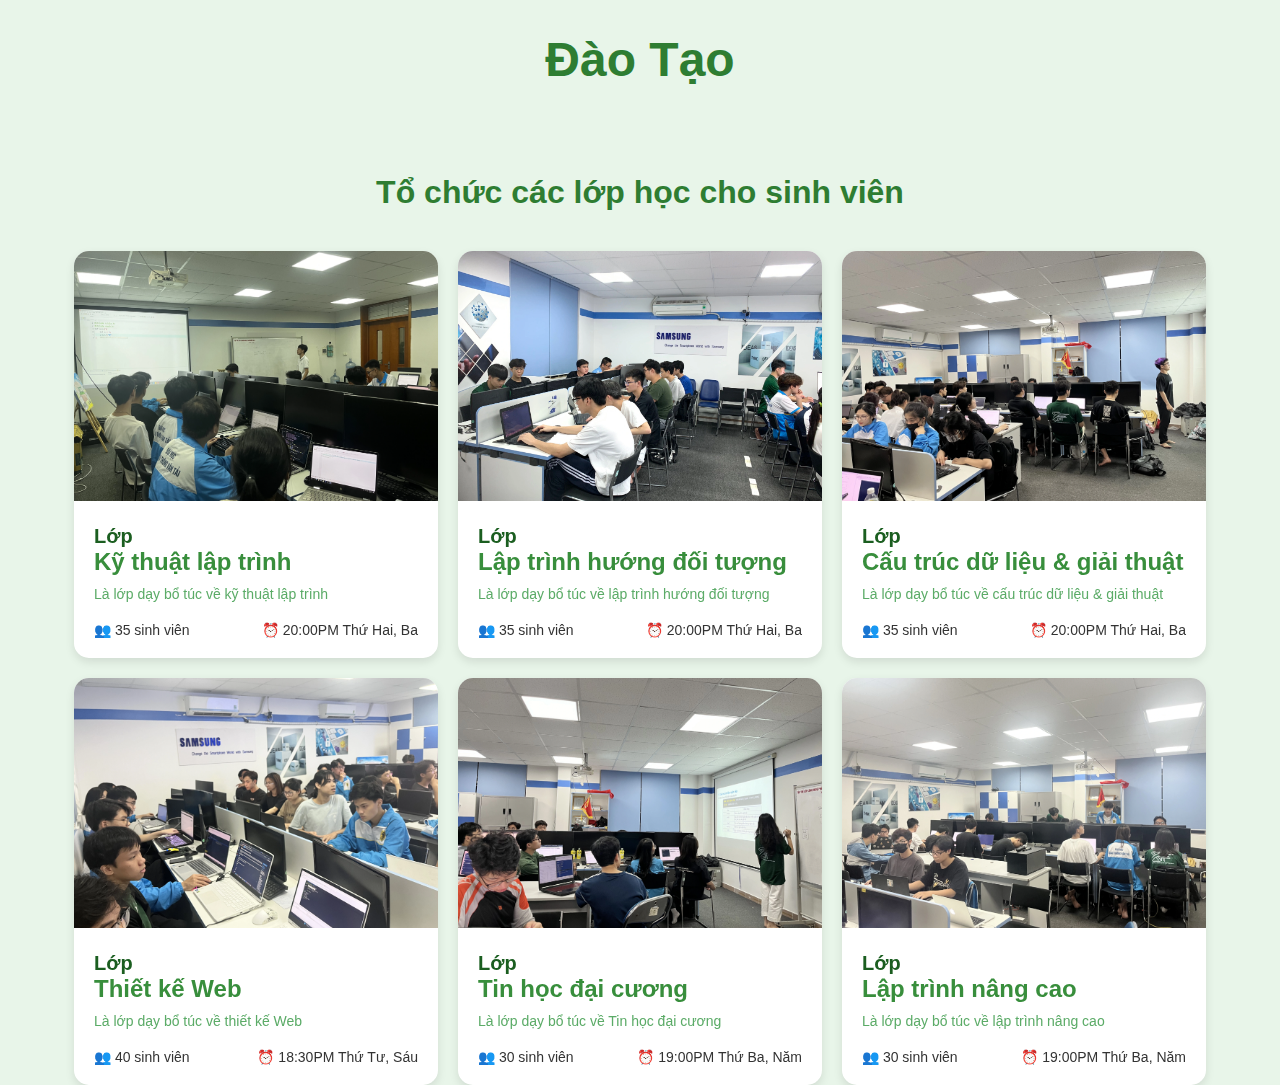
<file: sfit-v2/index.html>
<!DOCTYPE html>
<html lang="en">
<head>
    <meta charset="UTF-8">
    <meta name="viewport" content="width=device-width, initial-scale=1.0">
    <title>SFIT</title>
    <link rel="stylesheet" href="./css/tranning.css">
</head>
<body>
    <!-- Bắt đầu mở đầu -->
    <!-- Kết thúc mở đầu -->

    <!-- Giới thiệu -->
    <!-- Kết thúc giới thiệu -->

    <!-- Các hoạt động tham gia -->
    <!-- Kết thúc các hoạt động tham gia -->

    <!-- Các cuộc thi -->
    <!-- Kết thúc các cuộc thi -->

    <!-- Thành tích -->
    <!-- Kết thúc thành tích -->

    <!-- Ban cố vấn -->
    <!-- Kết thúc ban cố vấn -->

    <!-- Các ban trực thuộc -->
    <!-- Kết thúc các ban trực thuộc -->

    <!-- Ban chủ nhiệm -->
    <!-- Kết thúc ban chủ nhiệm -->

    <!-- Đào tạo -->
    <h1 class="huy-title1">Đào Tạo</h1>
    <h2 class="huy-title">Tổ chức các lớp học cho sinh viên</h2>
    <div class="huy-container">

    <div class="huy-card">
      <img src="./assets/images/huy_trainning/ktlt.webp" alt="Kỹ thuật lập trình">
      <div class="huy-content">
        <h3>Lớp <span>Kỹ thuật lập trình</span></h3>
        <p>Là lớp dạy bổ túc về kỹ thuật lập trình</p>
        <div class="huy-footer">
          <div class="huy-info"><span>👥</span> 35 sinh viên</div>
          <div class="huy-info"><span>⏰</span> 20:00PM Thứ Hai, Ba</div>
        </div>
      </div>
    </div>

    <div class="huy-card">
      <img src="./assets/images/huy_trainning/lthdt.webp" alt="Lập trình hướng đối tượng">
      <div class="huy-content">
        <h3>Lớp <span>Lập trình hướng đối tượng</span></h3>
        <p>Là lớp dạy bổ túc về lập trình hướng đối tượng</p>
        <div class="huy-footer">
          <div class="huy-info"><span>👥</span> 35 sinh viên</div>
          <div class="huy-info"><span>⏰</span> 20:00PM Thứ Hai, Ba</div>
        </div>
      </div>
    </div>

    <div class="huy-card">
      <img src="./assets/images/huy_trainning/ctdl-gt.webp" alt="Cấu trúc dữ liệu và giải thuật">
      <div class="huy-content">
        <h3>Lớp <span>Cấu trúc dữ liệu & giải thuật</span></h3>
        <p>Là lớp dạy bổ túc về cấu trúc dữ liệu & giải thuật</p>
        <div class="huy-footer">
          <div class="huy-info"><span>👥</span> 35 sinh viên</div>
          <div class="huy-info"><span>⏰</span> 20:00PM Thứ Hai, Ba</div>
        </div>
      </div>
    </div>

    <div class="huy-card">
      <img src="./assets/images/huy_trainning/tkw.webp" alt="Thiết kế Web">
      <div class="huy-content">
        <h3>Lớp <span>Thiết kế Web</span></h3>
        <p>Là lớp dạy bổ túc về thiết kế Web</p>
        <div class="huy-footer">
          <div class="huy-info"><span>👥</span> 40 sinh viên</div>
          <div class="huy-info"><span>⏰</span> 18:30PM Thứ Tư, Sáu</div>
        </div>
      </div>
    </div>

    <div class="huy-card">
      <img src="./assets/images/huy_trainning/thdc.webp" alt="Tin học đại cương">
      <div class="huy-content">
        <h3>Lớp <span>Tin học đại cương</span></h3>
        <p>Là lớp dạy bổ túc về Tin học đại cương</p>
        <div class="huy-footer">
          <div class="huy-info"><span>👥</span> 30 sinh viên</div>
          <div class="huy-info"><span>⏰</span> 19:00PM Thứ Ba, Năm</div>
        </div>
      </div>
    </div>

    <div class="huy-card">
      <img src="./assets/images/huy_trainning/ltnc.webp" alt="Lập trình nâng cao">
      <div class="huy-content">
        <h3>Lớp <span>Lập trình nâng cao</span></h3>
        <p>Là lớp dạy bổ túc về lập trình nâng cao</p>
        <div class="huy-footer">
          <div class="huy-info"><span>👥</span> 30 sinh viên</div>
          <div class="huy-info"><span>⏰</span> 19:00PM Thứ Ba, Năm</div>
        </div>
      </div>
    </div>

  </div>

    <!-- Kết thúc đào tạo -->

    <!-- Các câu hỏi thường gặp -->
    <!-- Kết thúc các câu hỏi thường gặp -->

    <!-- Bắt đầu footer -->
    <!-- Kết thúc footer -->


    <script src="./js/tranning.js"></script>
</body>
</html>
</file>
<file: sfit-v2/css/tranning.css>
body {
  font-family: 'Segoe UI', sans-serif;
  background-color: #e8f5e9;
  margin: 0;
  padding: 0;
}
.huy-title1 {
  position: relative;
  font-size: 48px;
  color: #2e7d32;
  margin-bottom: 60px;
  text-align: center;

  display: inline-block;
  left: 50%;
  transform: translateX(-50%);
}

.huy-title1::after {
  content: '';
  position: absolute;
  bottom: 0;
  left: 50%;
  transform: translateX(-50%);
  width: 0;
  height: 4px;
  background-color: #2e7d32;
  transition: width 0.4s ease;
}

.huy-title1:hover::after {
  width: 100%;
  background-color: #f9a825;
}

.huy-title {
  text-align: center;
  font-size: 32px;
  color: #2e7d32;
  margin-bottom: 40px;
}

.huy-container {
  display: flex;
  flex-wrap: wrap;
  justify-content: center;
  gap: 20px;
  width: 90%;
  margin: 0 auto;
}

.huy-card {
  background-color: #fff;
  border-radius: 15px;
  overflow: hidden;
  box-shadow: 0 4px 10px rgba(0, 0, 0, 0.1);
  transition: transform 0.3s ease;
  flex: 0 0 100%;
  max-width: 100%;
  transition: transform 0.2s ease, box-shadow 0.2s ease;
  will-change: transform;
}

.huy-card:hover {
  transform: translateY(-5px);
}

.huy-card img {
  width: 100%;
  height: 250px;
  object-fit: cover;
}

.huy-content {
  padding: 20px;
}

.huy-content h3 {
  margin: 0;
  font-size: 20px;
  color: #1b5e20;
}

.huy-content h3 span {
  display: block;
  font-size: 24px;
  font-weight: bold;
  color: #388e3c;
}

.huy-content p {
  margin: 10px 0 20px;
  color: #5bab67;
  font-size: 14px;
}

.huy-footer {
  display: flex;
  justify-content: space-between;
  font-size: 14px;
  color: #333;
}

.huy span {
  margin-right: 5px;
}

/* Tablet: 2 columns */
@media (min-width: 600px) {
  .huy-card {
    flex: 0 0 calc(50% - 20px);
    max-width: calc(50% - 20px);
  }
}

/* Desktop: 3 columns */
@media (min-width: 900px) {
  .huy-card {
    flex: 0 0 calc(33.333% - 20px);
    max-width: calc(33.333% - 20px);
  }
}
</file>
